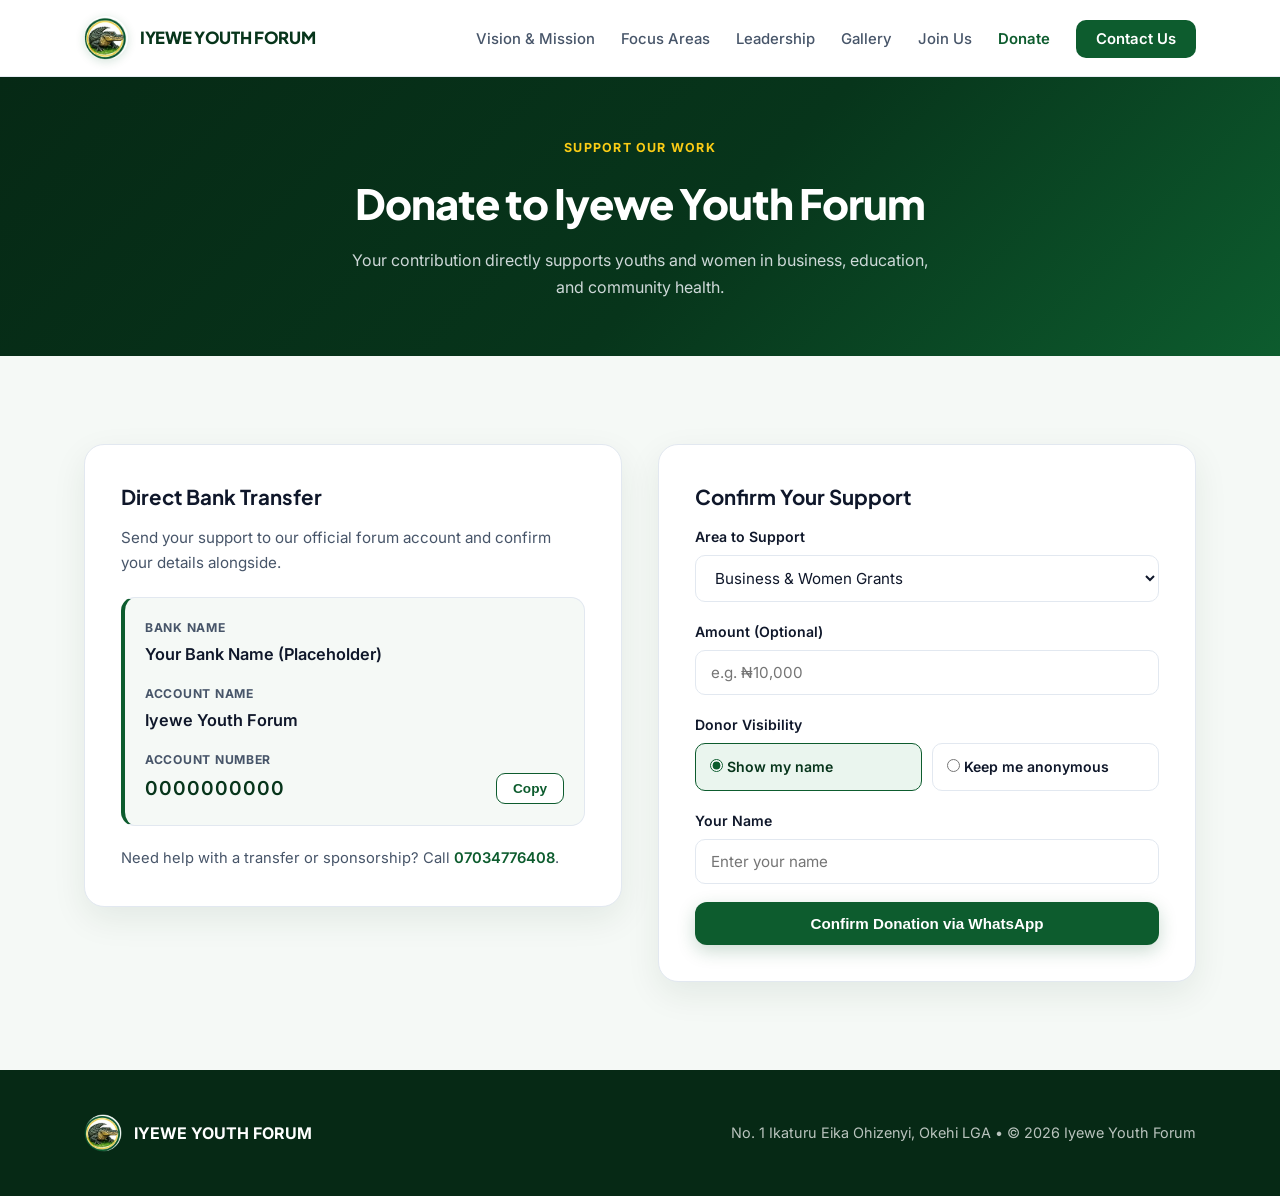
<file: donate.html>
<!DOCTYPE html>
<html lang="en">
<head>
  <meta charset="UTF-8" />
  <meta name="viewport" content="width=device-width, initial-scale=1.0" />
  <title>Donate | Iyewe Youth Forum</title>
  <meta name="description" content="Support Iyewe Youth Forum — Donate to empower youths and women in business, education, and community health." />
  <link rel="icon" type="image/png" href="assets/images/logo.png" />
  <link rel="preconnect" href="https://fonts.googleapis.com" />
  <link rel="preconnect" href="https://fonts.gstatic.com" crossorigin />
  <link href="https://fonts.googleapis.com/css2?family=Inter:wght@400;500;600;700&family=Plus+Jakarta+Sans:wght@600;700;800&display=swap" rel="stylesheet" />
  <link rel="stylesheet" href="styles.css" />
</head>
<body>
  <header class="site-header">
    <div class="container nav-wrap">
      <a href="index.html" class="brand">
        <img src="assets/images/logo.png" alt="Iyewe Youth Forum Emblem" />
        <span>IYEWE YOUTH FORUM</span>
      </a>

      <button class="menu-btn" id="menuBtn" aria-label="Toggle navigation" aria-expanded="false">
        <svg width="22" height="22" viewBox="0 0 24 24" fill="none" stroke="currentColor" stroke-width="2" stroke-linecap="round">
          <line x1="3" y1="6" x2="21" y2="6"></line>
          <line x1="3" y1="12" x2="21" y2="12"></line>
          <line x1="3" y1="18" x2="21" y2="18"></line>
        </svg>
      </button>

      <ul class="nav-links" id="navLinks">
        <li><a href="index.html#about">Vision &amp; Mission</a></li>
        <li><a href="index.html#programs">Focus Areas</a></li>
        <li><a href="index.html#leadership">Leadership</a></li>
        <li><a href="index.html#gallery">Gallery</a></li>
        <li><a href="join.html">Join Us</a></li>
        <li><a href="donate.html" style="color: var(--green); font-weight: 600;">Donate</a></li>
        <li><a href="index.html#contact" class="nav-cta">Contact Us</a></li>
      </ul>
    </div>
  </header>

  <main>
    <section class="page-hero">
      <div class="container">
        <span class="section-eyebrow">Support Our Work</span>
        <h1>Donate to Iyewe Youth Forum</h1>
        <p>Your contribution directly supports youths and women in business, education, and community health.</p>
      </div>
    </section>

    <section class="section section-alt">
      <div class="container">
        <div class="donate-grid">
          <div class="donate-card">
            <h3>Direct Bank Transfer</h3>
            <p class="donate-intro">Send your support to our official forum account and confirm your details alongside.</p>

            <div class="bank-box">
              <div class="bank-row">
                <span class="bank-label">Bank Name</span>
                <span class="bank-value" id="bankName">Your Bank Name (Placeholder)</span>
              </div>
              <div class="bank-row">
                <span class="bank-label">Account Name</span>
                <span class="bank-value" id="accountName">Iyewe Youth Forum</span>
              </div>
              <div class="bank-row">
                <span class="bank-label">Account Number</span>
                <div class="acct-copy-wrap">
                  <span class="bank-value acct-num" id="accountNumber">0000000000</span>
                  <button type="button" class="copy-btn" id="copyAcctBtn">Copy</button>
                </div>
              </div>
            </div>

            <p class="donate-note">
              Need help with a transfer or sponsorship? Call <a href="tel:07034776408">07034776408</a>.
            </p>
          </div>

          <div class="donate-card">
            <h3>Confirm Your Support</h3>
            <form id="donateForm">
              <div class="form-group">
                <label for="donateCause">Area to Support</label>
                <select id="donateCause" name="cause">
                  <option value="Business & Women Grants">Business &amp; Women Grants</option>
                  <option value="Education & Mentorship">Education &amp; Mentorship</option>
                  <option value="Health & Wellbeing">Health &amp; Wellbeing</option>
                  <option value="General Community Support">General Community Support</option>
                </select>
              </div>

              <div class="form-group">
                <label for="donateAmount">Amount (Optional)</label>
                <input type="text" id="donateAmount" name="amount" placeholder="e.g. ₦10,000" />
              </div>

              <div class="form-group">
                <label>Donor Visibility</label>
                <div class="visibility-options">
                  <label class="radio-pill">
                    <input type="radio" name="visibility" value="named" checked />
                    <span>Show my name</span>
                  </label>
                  <label class="radio-pill">
                    <input type="radio" name="visibility" value="anonymous" />
                    <span>Keep me anonymous</span>
                  </label>
                </div>
              </div>

              <div class="form-group" id="donorNameGroup">
                <label for="donateName">Your Name</label>
                <input type="text" id="donateName" name="donorName" placeholder="Enter your name" required />
              </div>

              <button type="submit" class="btn btn-primary" style="width: 100%;">Confirm Donation via WhatsApp</button>
              <div class="form-status" id="donateStatus" role="status"></div>
            </form>
          </div>
        </div>
      </div>
    </section>
  </main>

  <footer class="site-footer">
    <div class="container footer-wrap">
      <div class="footer-brand">
        <img src="assets/images/logo.png" alt="Iyewe Youth Forum Emblem" />
        <span>IYEWE YOUTH FORUM</span>
      </div>
      <p class="footer-note">
        No. 1 Ikaturu Eika Ohizenyi, Okehi LGA &bull; &copy; 2026 Iyewe Youth Forum
      </p>
    </div>
  </footer>

  <script src="script.js"></script>
</body>
</html>
</file>
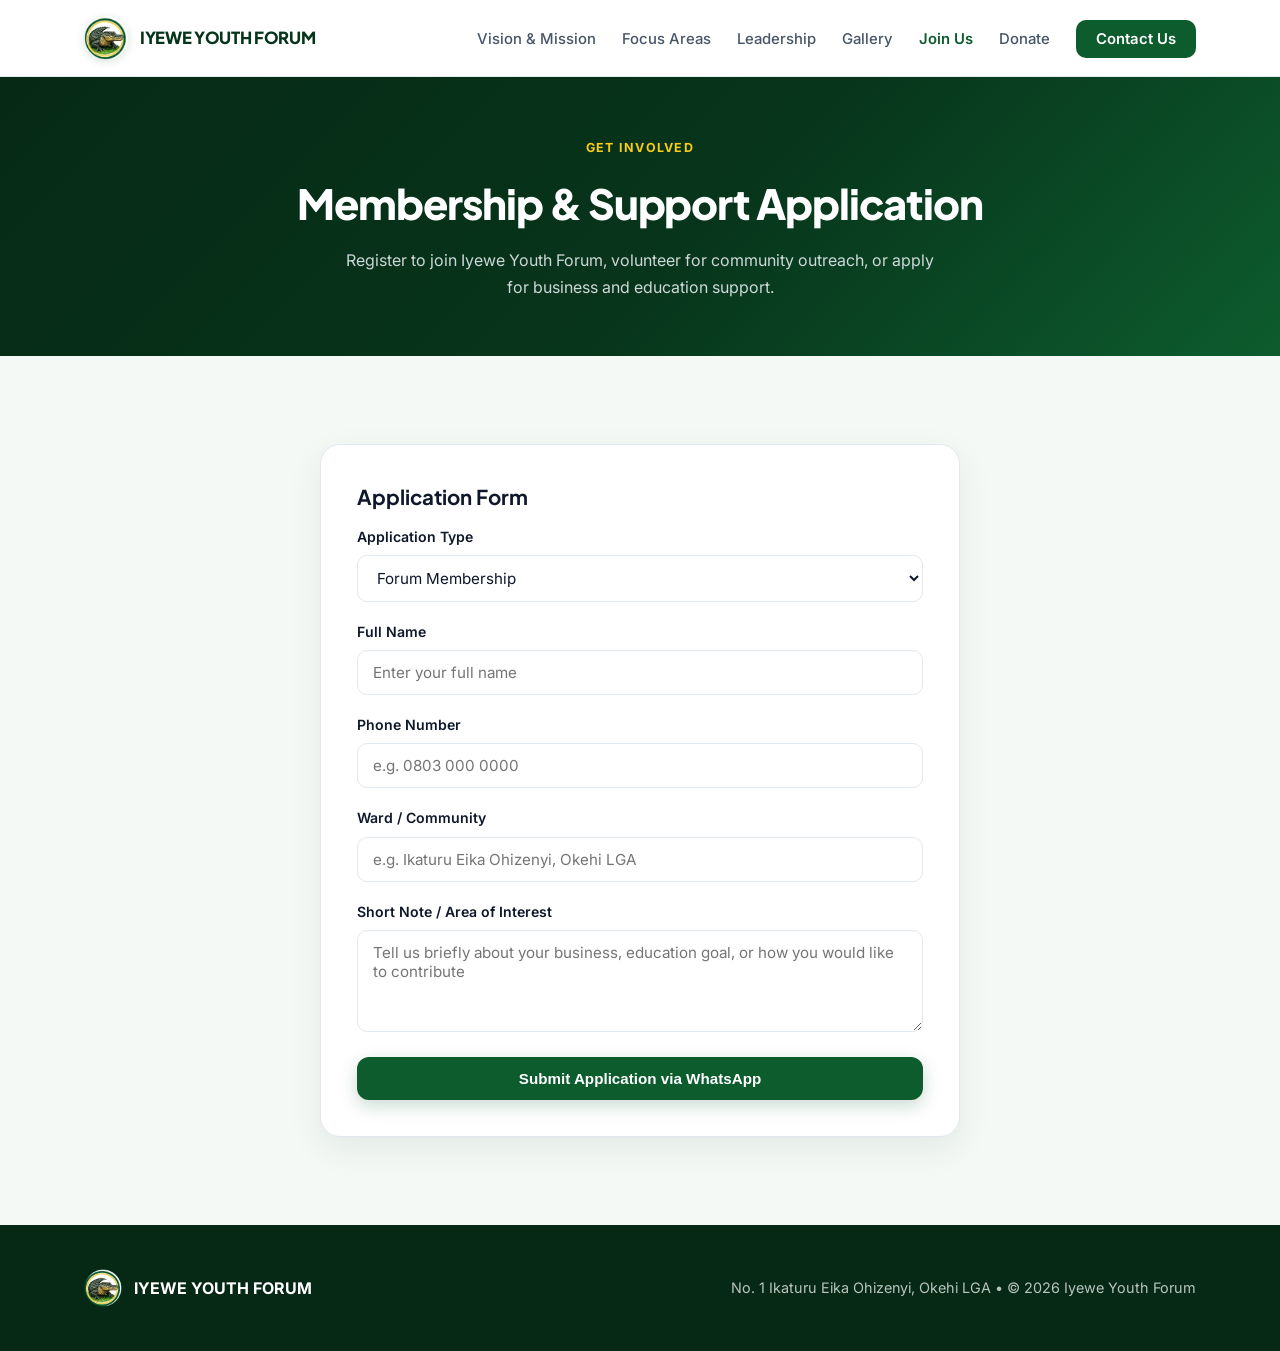
<file: join.html>
<!DOCTYPE html>
<html lang="en">
<head>
  <meta charset="UTF-8" />
  <meta name="viewport" content="width=device-width, initial-scale=1.0" />
  <title>Join Us | Iyewe Youth Forum</title>
  <meta name="description" content="Join Iyewe Youth Forum — Register as a member, volunteer, or apply for youth and women empowerment support." />
  <link rel="icon" type="image/png" href="assets/images/logo.png" />
  <link rel="preconnect" href="https://fonts.googleapis.com" />
  <link rel="preconnect" href="https://fonts.gstatic.com" crossorigin />
  <link href="https://fonts.googleapis.com/css2?family=Inter:wght@400;500;600;700&family=Plus+Jakarta+Sans:wght@600;700;800&display=swap" rel="stylesheet" />
  <link rel="stylesheet" href="styles.css" />
</head>
<body>
  <header class="site-header">
    <div class="container nav-wrap">
      <a href="index.html" class="brand">
        <img src="assets/images/logo.png" alt="Iyewe Youth Forum Emblem" />
        <span>IYEWE YOUTH FORUM</span>
      </a>

      <button class="menu-btn" id="menuBtn" aria-label="Toggle navigation" aria-expanded="false">
        <svg width="22" height="22" viewBox="0 0 24 24" fill="none" stroke="currentColor" stroke-width="2" stroke-linecap="round">
          <line x1="3" y1="6" x2="21" y2="6"></line>
          <line x1="3" y1="12" x2="21" y2="12"></line>
          <line x1="3" y1="18" x2="21" y2="18"></line>
        </svg>
      </button>

      <ul class="nav-links" id="navLinks">
        <li><a href="index.html#about">Vision &amp; Mission</a></li>
        <li><a href="index.html#programs">Focus Areas</a></li>
        <li><a href="index.html#leadership">Leadership</a></li>
        <li><a href="index.html#gallery">Gallery</a></li>
        <li><a href="join.html" style="color: var(--green); font-weight: 600;">Join Us</a></li>
        <li><a href="donate.html">Donate</a></li>
        <li><a href="index.html#contact" class="nav-cta">Contact Us</a></li>
      </ul>
    </div>
  </header>

  <main>
    <section class="page-hero">
      <div class="container">
        <span class="section-eyebrow">Get Involved</span>
        <h1>Membership &amp; Support Application</h1>
        <p>Register to join Iyewe Youth Forum, volunteer for community outreach, or apply for business and education support.</p>
      </div>
    </section>

    <section class="section section-alt">
      <div class="container">
        <div class="join-wrap">
          <div class="form-card">
            <h3>Application Form</h3>
            <form id="joinForm">
              <div class="form-group">
                <label for="joinType">Application Type</label>
                <select id="joinType" name="joinType">
                  <option value="Forum Membership">Forum Membership</option>
                  <option value="Volunteer">Volunteer</option>
                  <option value="Business / Education Support">Business / Education Support</option>
                </select>
              </div>

              <div class="form-group">
                <label for="joinName">Full Name</label>
                <input type="text" id="joinName" name="joinName" placeholder="Enter your full name" required />
              </div>

              <div class="form-group">
                <label for="joinPhone">Phone Number</label>
                <input type="tel" id="joinPhone" name="joinPhone" placeholder="e.g. 0803 000 0000" required />
              </div>

              <div class="form-group">
                <label for="joinCommunity">Ward / Community</label>
                <input type="text" id="joinCommunity" name="joinCommunity" placeholder="e.g. Ikaturu Eika Ohizenyi, Okehi LGA" required />
              </div>

              <div class="form-group">
                <label for="joinNote">Short Note / Area of Interest</label>
                <textarea id="joinNote" name="joinNote" rows="4" placeholder="Tell us briefly about your business, education goal, or how you would like to contribute" required></textarea>
              </div>

              <button type="submit" class="btn btn-primary" style="width: 100%;">Submit Application via WhatsApp</button>
              <div class="form-status" id="joinStatus" role="status"></div>
            </form>
          </div>
        </div>
      </div>
    </section>
  </main>

  <footer class="site-footer">
    <div class="container footer-wrap">
      <div class="footer-brand">
        <img src="assets/images/logo.png" alt="Iyewe Youth Forum Emblem" />
        <span>IYEWE YOUTH FORUM</span>
      </div>
      <p class="footer-note">
        No. 1 Ikaturu Eika Ohizenyi, Okehi LGA &bull; &copy; 2026 Iyewe Youth Forum
      </p>
    </div>
  </footer>

  <script src="script.js"></script>
</body>
</html>
</file>
<file: styles.css>
:root {
  --green: #0d5c2e;
  --green-dark: #07351b;
  --green-deep: #062915;
  --green-soft: #eaf5ee;
  --gold: #eab308;
  --gold-bright: #facc15;
  --gold-soft: #fef9c3;
  --bg: #ffffff;
  --bg-alt: #f5f9f6;
  --text: #0f172a;
  --text-muted: #475569;
  --border: #e2e8f0;
  --radius: 20px;
  --shadow: 0 12px 34px rgba(7, 53, 27, 0.08);
  --shadow-hover: 0 20px 44px rgba(7, 53, 27, 0.14);
  --max-width: 1160px;
}

*,
*::before,
*::after {
  box-sizing: border-box;
  margin: 0;
  padding: 0;
}

html {
  scroll-behavior: smooth;
}

body {
  font-family: "Inter", -apple-system, BlinkMacSystemFont, "Segoe UI", Roboto, sans-serif;
  color: var(--text);
  background: var(--bg);
  line-height: 1.65;
  -webkit-font-smoothing: antialiased;
}

h1, h2, h3, h4, .brand {
  font-family: "Plus Jakarta Sans", "Inter", sans-serif;
}

img {
  display: block;
  max-width: 100%;
}

a {
  color: inherit;
  text-decoration: none;
}

.container {
  width: 100%;
  max-width: var(--max-width);
  margin: 0 auto;
  padding: 0 24px;
}

/* Header */
.site-header {
  position: sticky;
  top: 0;
  z-index: 50;
  background: rgba(255, 255, 255, 0.9);
  backdrop-filter: blur(14px);
  border-bottom: 1px solid rgba(226, 232, 240, 0.8);
}

.nav-wrap {
  display: flex;
  align-items: center;
  justify-content: space-between;
  height: 76px;
}

.brand {
  display: flex;
  align-items: center;
  gap: 12px;
  font-weight: 800;
  font-size: 1.04rem;
  letter-spacing: -0.02em;
  color: var(--green-dark);
}

.brand img {
  width: 44px;
  height: 44px;
  border-radius: 50%;
  object-fit: cover;
  box-shadow: 0 2px 10px rgba(13, 92, 46, 0.16);
}

.nav-links {
  display: flex;
  align-items: center;
  gap: 26px;
  list-style: none;
}

.nav-links a {
  font-size: 0.93rem;
  font-weight: 500;
  color: var(--text-muted);
  transition: color 0.2s ease;
}

.nav-links a:hover {
  color: var(--green);
}

.nav-cta {
  padding: 10px 20px;
  background: var(--green);
  color: #ffffff !important;
  border-radius: 10px;
  font-weight: 600 !important;
  transition: background 0.2s ease, transform 0.15s ease;
}

.nav-cta:hover {
  background: var(--green-dark);
  transform: translateY(-1px);
}

.menu-btn {
  display: none;
  background: none;
  border: 1px solid var(--border);
  border-radius: 10px;
  padding: 8px;
  cursor: pointer;
  color: var(--text);
}

/* Bold Dark-Emerald Hero */
.hero {
  position: relative;
  overflow: hidden;
  padding: 84px 0 92px;
  background: linear-gradient(135deg, var(--green-deep) 0%, var(--green-dark) 48%, var(--green) 100%);
  color: #ffffff;
}

.hero::before {
  content: "";
  position: absolute;
  top: -140px;
  right: -120px;
  width: 480px;
  height: 480px;
  background: radial-gradient(circle, rgba(250, 204, 21, 0.18) 0%, transparent 70%);
  pointer-events: none;
}

.hero::after {
  content: "";
  position: absolute;
  bottom: -160px;
  left: -100px;
  width: 420px;
  height: 420px;
  background: radial-gradient(circle, rgba(34, 197, 94, 0.16) 0%, transparent 70%);
  pointer-events: none;
}

.hero-grid {
  position: relative;
  z-index: 1;
  display: grid;
  grid-template-columns: 1.05fr 0.95fr;
  gap: 52px;
  align-items: center;
}

.badge {
  display: inline-flex;
  align-items: center;
  gap: 8px;
  padding: 7px 15px;
  background: rgba(255, 255, 255, 0.11);
  border: 1px solid rgba(255, 255, 255, 0.18);
  backdrop-filter: blur(8px);
  color: #f8fafc;
  border-radius: 999px;
  font-size: 0.84rem;
  font-weight: 600;
  margin-bottom: 22px;
}

.badge-dot {
  width: 8px;
  height: 8px;
  border-radius: 50%;
  background: var(--gold-bright);
  box-shadow: 0 0 10px rgba(250, 204, 21, 0.8);
}

.hero h1 {
  font-size: clamp(2.15rem, 4.2vw, 3.35rem);
  font-weight: 800;
  line-height: 1.12;
  letter-spacing: -0.03em;
  color: #ffffff;
  margin-bottom: 20px;
}

.hero h1 span {
  color: var(--gold-bright);
}

.hero p {
  font-size: 1.06rem;
  color: rgba(241, 245, 249, 0.86);
  margin-bottom: 32px;
  max-width: 540px;
}

.hero-actions {
  display: flex;
  flex-wrap: wrap;
  gap: 14px;
}

.btn {
  display: inline-flex;
  align-items: center;
  justify-content: center;
  gap: 8px;
  padding: 13px 26px;
  border-radius: 12px;
  font-size: 0.95rem;
  font-weight: 600;
  cursor: pointer;
  border: none;
  transition: transform 0.18s ease, background 0.2s ease, box-shadow 0.2s ease;
}

.btn:hover {
  transform: translateY(-2px);
}

.btn:active {
  transform: translateY(0);
}

.btn-primary {
  background: var(--green);
  color: #ffffff;
  box-shadow: 0 6px 18px rgba(13, 92, 46, 0.22);
}

.btn-primary:hover {
  background: var(--green-dark);
}

.btn-gold {
  background: var(--gold-bright);
  color: var(--green-deep);
  font-weight: 700;
  box-shadow: 0 8px 24px rgba(234, 179, 8, 0.28);
}

.btn-gold:hover {
  background: #fde047;
}

.btn-glass {
  background: rgba(255, 255, 255, 0.12);
  color: #ffffff;
  border: 1px solid rgba(255, 255, 255, 0.28);
  backdrop-filter: blur(8px);
}

.btn-glass:hover {
  background: rgba(255, 255, 255, 0.2);
}

.btn-outline {
  background: #ffffff;
  color: var(--green);
  border: 1.5px solid var(--green);
}

.btn-outline:hover {
  background: var(--green-soft);
}

.hero-media {
  position: relative;
}

.hero-photo {
  width: 100%;
  aspect-ratio: 4 / 3;
  object-fit: cover;
  border-radius: 22px;
  box-shadow: 0 24px 54px rgba(0, 0, 0, 0.35);
  border: 3px solid rgba(250, 204, 21, 0.45);
}

.hero-caption {
  position: absolute;
  bottom: 16px;
  left: 16px;
  right: 16px;
  background: rgba(6, 41, 21, 0.78);
  backdrop-filter: blur(10px);
  border: 1px solid rgba(255, 255, 255, 0.15);
  color: #ffffff;
  padding: 11px 16px;
  border-radius: 12px;
  font-size: 0.85rem;
  font-weight: 500;
}

/* Subpage Compact Header Banner */
.page-hero {
  position: relative;
  overflow: hidden;
  padding: 56px 0;
  background: linear-gradient(135deg, var(--green-deep) 0%, var(--green-dark) 55%, var(--green) 100%);
  color: #ffffff;
  text-align: center;
}

.page-hero .section-eyebrow {
  color: var(--gold-bright);
}

.page-hero h1 {
  font-size: clamp(1.85rem, 3.4vw, 2.6rem);
  font-weight: 800;
  letter-spacing: -0.025em;
  margin-bottom: 10px;
}

.page-hero p {
  color: rgba(241, 245, 249, 0.85);
  max-width: 600px;
  margin: 0 auto;
}

/* Sections */
.section {
  padding: 88px 0;
}

.section-alt {
  background: var(--bg-alt);
}

.section-header {
  text-align: center;
  max-width: 640px;
  margin: 0 auto 52px;
}

.section-eyebrow {
  display: inline-block;
  font-size: 0.78rem;
  font-weight: 700;
  text-transform: uppercase;
  letter-spacing: 0.1em;
  color: var(--green);
  margin-bottom: 10px;
}

.section-header h2 {
  font-size: clamp(1.75rem, 3vw, 2.35rem);
  font-weight: 800;
  letter-spacing: -0.025em;
  margin-bottom: 12px;
}

.section-header p {
  color: var(--text-muted);
  font-size: 1.02rem;
}

/* Vision & Mission (Editorial Contrast) */
.vm-grid {
  display: grid;
  grid-template-columns: repeat(2, 1fr);
  gap: 28px;
}

.vm-card {
  background: #ffffff;
  border: 1px solid var(--border);
  border-radius: var(--radius);
  padding: 36px;
  box-shadow: var(--shadow);
  transition: transform 0.25s ease, box-shadow 0.25s ease;
}

.vm-card:hover {
  transform: translateY(-4px);
  box-shadow: var(--shadow-hover);
}

.vm-card.vm-featured {
  background: linear-gradient(145deg, var(--green-deep) 0%, var(--green-dark) 100%);
  border-color: transparent;
  color: #ffffff;
}

.vm-card.vm-featured p {
  color: rgba(241, 245, 249, 0.88);
}

.vm-card.vm-featured .vm-icon {
  background: rgba(250, 204, 21, 0.16);
  color: var(--gold-bright);
}

.vm-icon {
  width: 48px;
  height: 48px;
  border-radius: 14px;
  background: var(--gold-soft);
  color: #a16207;
  display: inline-flex;
  align-items: center;
  justify-content: center;
  margin-bottom: 20px;
}

.vm-card h3 {
  font-size: 1.35rem;
  font-weight: 700;
  margin-bottom: 12px;
}

.vm-card p {
  color: var(--text-muted);
  font-size: 1.02rem;
}

/* Focus Areas */
.cards-grid {
  display: grid;
  grid-template-columns: repeat(3, 1fr);
  gap: 24px;
}

.focus-card {
  background: #ffffff;
  border: 1px solid var(--border);
  border-radius: var(--radius);
  padding: 32px;
  box-shadow: var(--shadow);
  transition: transform 0.25s ease, box-shadow 0.25s ease, border-color 0.25s ease;
}

.focus-card:hover {
  transform: translateY(-5px);
  box-shadow: var(--shadow-hover);
  border-color: rgba(234, 179, 8, 0.55);
}

.focus-icon {
  width: 50px;
  height: 50px;
  border-radius: 14px;
  background: var(--green-soft);
  color: var(--green);
  display: inline-flex;
  align-items: center;
  justify-content: center;
  margin-bottom: 20px;
}

.focus-card h3 {
  font-size: 1.18rem;
  font-weight: 700;
  margin-bottom: 10px;
}

.focus-card p {
  color: var(--text-muted);
  font-size: 0.96rem;
}

/* Leadership */
.leadership-grid {
  display: grid;
  grid-template-columns: repeat(4, 1fr);
  gap: 24px;
}

.leader-card {
  background: #ffffff;
  border: 1px solid var(--border);
  border-radius: var(--radius);
  overflow: hidden;
  box-shadow: var(--shadow);
  transition: transform 0.25s ease, box-shadow 0.25s ease, border-color 0.25s ease;
}

.leader-card:hover {
  transform: translateY(-5px);
  box-shadow: var(--shadow-hover);
  border-color: rgba(13, 92, 46, 0.3);
}

.leader-photo {
  width: 100%;
  aspect-ratio: 4 / 3;
  object-fit: cover;
  object-position: center 20%;
  background: #f1f5f9;
  transition: transform 0.35s ease;
}

.leader-card:hover .leader-photo {
  transform: scale(1.04);
}

.leader-info {
  padding: 20px;
}

.leader-role {
  display: inline-block;
  padding: 4px 10px;
  border-radius: 999px;
  background: var(--green-soft);
  font-size: 0.72rem;
  font-weight: 700;
  text-transform: uppercase;
  letter-spacing: 0.05em;
  color: var(--green);
  margin-bottom: 10px;
}

.leader-info h3 {
  font-size: 1.06rem;
  font-weight: 700;
  margin-bottom: 4px;
}

.leader-info p {
  font-size: 0.88rem;
  color: var(--text-muted);
}

/* Gallery (Featured Bento Grid) */
.gallery-grid {
  display: grid;
  grid-template-columns: repeat(4, 1fr);
  gap: 16px;
}

.gallery-item {
  position: relative;
  overflow: hidden;
  border-radius: 16px;
  aspect-ratio: 4 / 3;
  cursor: pointer;
  border: 1px solid var(--border);
  background: #f1f5f9;
  box-shadow: 0 6px 18px rgba(7, 53, 27, 0.06);
}

.gallery-item:first-child {
  grid-column: span 2;
  grid-row: span 2;
  aspect-ratio: auto;
}

.gallery-item.is-hidden {
  display: none;
}

.gallery-item img {
  width: 100%;
  height: 100%;
  object-fit: cover;
  object-position: center 20%;
  transition: transform 0.35s ease;
}

.gallery-item:hover img {
  transform: scale(1.05);
}

.gallery-more {
  text-align: center;
  margin-top: 34px;
}

/* Lightbox */
.lightbox {
  position: fixed;
  inset: 0;
  z-index: 100;
  background: rgba(6, 25, 14, 0.94);
  backdrop-filter: blur(8px);
  display: none;
  align-items: center;
  justify-content: center;
  padding: 24px;
}

.lightbox.open {
  display: flex;
}

.lightbox-img {
  max-width: 90vw;
  max-height: 82vh;
  border-radius: 16px;
  object-fit: contain;
  box-shadow: 0 24px 60px rgba(0, 0, 0, 0.5);
}

.lightbox-close,
.lightbox-prev,
.lightbox-next {
  position: absolute;
  background: rgba(255, 255, 255, 0.14);
  color: #ffffff;
  border: 1px solid rgba(255, 255, 255, 0.18);
  width: 46px;
  height: 46px;
  border-radius: 50%;
  font-size: 1.4rem;
  cursor: pointer;
  display: grid;
  place-items: center;
  transition: background 0.2s ease;
}

.lightbox-close:hover,
.lightbox-prev:hover,
.lightbox-next:hover {
  background: rgba(255, 255, 255, 0.28);
}

.lightbox-close {
  top: 20px;
  right: 24px;
}

.lightbox-prev {
  left: 20px;
}

.lightbox-next {
  right: 20px;
}

/* Donate & Join */
.donate-grid,
.contact-grid {
  display: grid;
  grid-template-columns: 1fr 1fr;
  gap: 36px;
  align-items: start;
}

.donate-card,
.contact-card,
.form-card {
  background: #ffffff;
  border: 1px solid var(--border);
  border-radius: var(--radius);
  padding: 36px;
  box-shadow: var(--shadow);
}

.donate-card h3,
.contact-card h3,
.form-card h3 {
  font-size: 1.28rem;
  font-weight: 700;
  margin-bottom: 10px;
}

.donate-intro {
  color: var(--text-muted);
  font-size: 0.95rem;
  margin-bottom: 22px;
}

.bank-box {
  background: var(--bg-alt);
  border: 1px solid var(--border);
  border-left: 4px solid var(--green);
  border-radius: 14px;
  padding: 20px;
  display: flex;
  flex-direction: column;
  gap: 16px;
}

.bank-row {
  display: flex;
  flex-direction: column;
  gap: 3px;
}

.bank-label {
  font-size: 0.76rem;
  font-weight: 700;
  text-transform: uppercase;
  letter-spacing: 0.06em;
  color: var(--text-muted);
}

.bank-value {
  font-size: 1.02rem;
  font-weight: 600;
  color: var(--text);
}

.acct-copy-wrap {
  display: flex;
  align-items: center;
  justify-content: space-between;
  gap: 12px;
}

.acct-num {
  font-size: 1.2rem;
  letter-spacing: 0.05em;
  color: var(--green-dark);
}

.copy-btn {
  padding: 7px 16px;
  font-size: 0.85rem;
  font-weight: 600;
  border-radius: 9px;
  border: 1px solid var(--green);
  background: #ffffff;
  color: var(--green);
  cursor: pointer;
  transition: background 0.2s ease, color 0.2s ease;
}

.copy-btn:hover {
  background: var(--green);
  color: #ffffff;
}

.donate-note {
  margin-top: 20px;
  font-size: 0.92rem;
  color: var(--text-muted);
}

.donate-note a {
  color: var(--green);
  font-weight: 600;
}

.join-wrap {
  max-width: 640px;
  margin: 0 auto;
}

/* Contact */
.contact-list {
  display: flex;
  flex-direction: column;
  gap: 22px;
  margin-top: 20px;
}

.contact-row {
  display: flex;
  gap: 14px;
  align-items: flex-start;
}

.contact-icon {
  width: 44px;
  height: 44px;
  flex-shrink: 0;
  border-radius: 12px;
  background: var(--green-soft);
  color: var(--green);
  display: inline-flex;
  align-items: center;
  justify-content: center;
}

.contact-row h4 {
  font-size: 0.96rem;
  margin-bottom: 4px;
}

.contact-row p,
.phone-links {
  color: var(--text-muted);
  font-size: 0.95rem;
}

.phone-links {
  display: flex;
  flex-wrap: wrap;
  gap: 8px 14px;
}

.phone-links a {
  color: var(--green);
  font-weight: 600;
}

.phone-links a:hover {
  text-decoration: underline;
}

.banner-preview {
  margin-top: 24px;
  border-radius: 14px;
  border: 1px solid var(--border);
  overflow: hidden;
}

/* Forms */
.form-group {
  margin-bottom: 18px;
}

.form-group label {
  display: block;
  font-size: 0.88rem;
  font-weight: 600;
  margin-bottom: 7px;
  color: var(--text);
}

.form-group input,
.form-group select,
.form-group textarea {
  width: 100%;
  padding: 12px 15px;
  border: 1px solid var(--border);
  border-radius: 10px;
  font-family: inherit;
  font-size: 0.95rem;
  color: var(--text);
  background: #ffffff;
  transition: border-color 0.2s ease, box-shadow 0.2s ease;
}

.form-group input:focus,
.form-group select:focus,
.form-group textarea:focus {
  outline: none;
  border-color: var(--green);
  box-shadow: 0 0 0 3px rgba(13, 92, 46, 0.1);
}

.visibility-options {
  display: grid;
  grid-template-columns: 1fr 1fr;
  gap: 10px;
}

.radio-pill {
  display: flex;
  align-items: center;
  gap: 8px;
  padding: 11px 14px;
  border: 1px solid var(--border);
  border-radius: 10px;
  cursor: pointer;
  font-size: 0.9rem;
  font-weight: 500;
  margin-bottom: 0 !important;
  transition: border-color 0.2s ease, background 0.2s ease;
}

.radio-pill:has(input:checked) {
  border-color: var(--green);
  background: var(--green-soft);
  color: var(--green-dark);
}

.radio-pill input {
  width: auto;
  accent-color: var(--green);
}

.form-status {
  margin-top: 14px;
  padding: 12px 14px;
  border-radius: 10px;
  background: var(--green-soft);
  color: var(--green-dark);
  font-size: 0.9rem;
  display: none;
}

.form-status.visible {
  display: block;
}

/* Footer */
.site-footer {
  background: var(--green-deep);
  color: rgba(255, 255, 255, 0.85);
  padding: 44px 0;
}

.footer-wrap {
  display: flex;
  flex-wrap: wrap;
  align-items: center;
  justify-content: space-between;
  gap: 20px;
}

.footer-brand {
  display: flex;
  align-items: center;
  gap: 12px;
  color: #ffffff;
  font-weight: 700;
}

.footer-brand img {
  width: 38px;
  height: 38px;
  border-radius: 50%;
}

.footer-note {
  font-size: 0.9rem;
  color: rgba(255, 255, 255, 0.72);
}

/* Scroll Reveal */
.reveal {
  opacity: 0;
  transform: translateY(18px);
  transition: opacity 0.55s ease, transform 0.55s ease;
}

.reveal.in-view {
  opacity: 1;
  transform: translateY(0);
}

@media (prefers-reduced-motion: reduce) {
  .reveal {
    opacity: 1;
    transform: none;
    transition: none;
  }
}

/* Responsive */
@media (max-width: 960px) {
  .hero-grid,
  .vm-grid,
  .cards-grid,
  .donate-grid,
  .contact-grid {
    grid-template-columns: 1fr;
  }

  .gallery-grid,
  .leadership-grid {
    grid-template-columns: repeat(2, 1fr);
  }

  .gallery-item:first-child {
    grid-column: span 2;
    grid-row: span 1;
    aspect-ratio: 16 / 10;
  }
}

@media (max-width: 720px) {
  .menu-btn {
    display: inline-flex;
  }

  .nav-links {
    display: none;
    position: absolute;
    top: 76px;
    left: 0;
    right: 0;
    background: #ffffff;
    border-bottom: 1px solid var(--border);
    flex-direction: column;
    padding: 20px 24px;
    gap: 16px;
    align-items: flex-start;
  }

  .nav-links.open {
    display: flex;
  }

  .hero {
    padding: 56px 0 64px;
  }

  .section {
    padding: 64px 0;
  }
}

@media (max-width: 560px) {
  .leadership-grid,
  .visibility-options {
    grid-template-columns: 1fr;
  }

  .gallery-item:first-child {
    grid-column: span 1;
    aspect-ratio: 4 / 3;
  }
}
</file>
